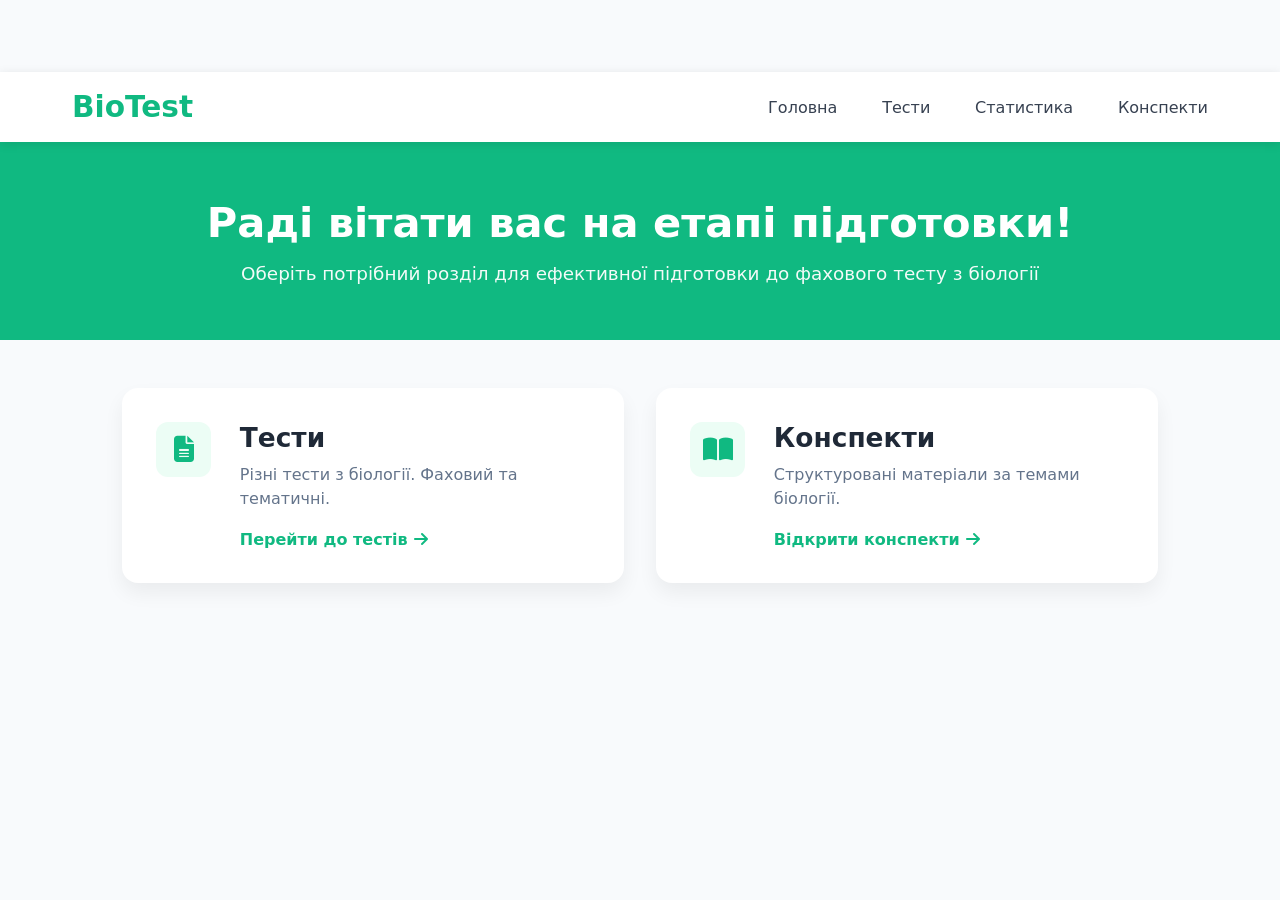
<file: index.html>
<!DOCTYPE html>
<html lang="uk">
<head>
  <meta charset="UTF-8">
  <meta name="viewport" content="width=device-width, initial-scale=1.0">
  <title>БіоТест — Фахова підготовка з біології</title>
  <link rel="stylesheet" href="style.css">
  <link rel="stylesheet" href="https://cdnjs.cloudflare.com/ajax/libs/font-awesome/6.5.0/css/all.min.css">
</head>
<body>

  <!-- Навігація -->
  <nav>
  <div class="nav-container">
    <a href="index.html" class="logo">BioTest</a>
    
    <div class="nav-links">
      <a href="index.html">Головна</a>
      <a href="select-test.html">Тести</a>
      <a href="stats.html">Статистика</a>
      <a href="notes.html">Конспекти</a>
    </div>
  </div>
</nav>

  <!-- Зелений хедер -->
  <header class="hero">
    <div class="hero-content">
      <h1>Раді вітати вас на етапі підготовки!</h1>
      <p>Оберіть потрібний розділ для ефективної підготовки до фахового тесту з біології</p>
    </div>
  </header>

  <!-- Основний контент -->
  <main class="main-container">
    
    <!-- Карточка Тести -->
    <a href="select-test.html" class="section-card">
  <div class="icon-wrapper">
    <i class="fas fa-file-alt"></i>
  </div>
  <div class="card-content">
    <h2>Тести</h2>
    <p>Різні тести з біології. Фаховий та тематичні.</p>
    <span class="link-text">Перейти до тестів <i class="fas fa-arrow-right"></i></span>
  </div>
</a>

<!-- Конспекти -->
<a href="notes.html" class="section-card">
  <div class="icon-wrapper">
    <i class="fas fa-book-open"></i>
  </div>
  <div class="card-content">
    <h2>Конспекти</h2>
    <p>Структуровані матеріали за темами біології.</p>
    <span class="link-text">Відкрити конспекти <i class="fas fa-arrow-right"></i></span>
  </div>
</a>

  </main>

</body>
</html>
</file>
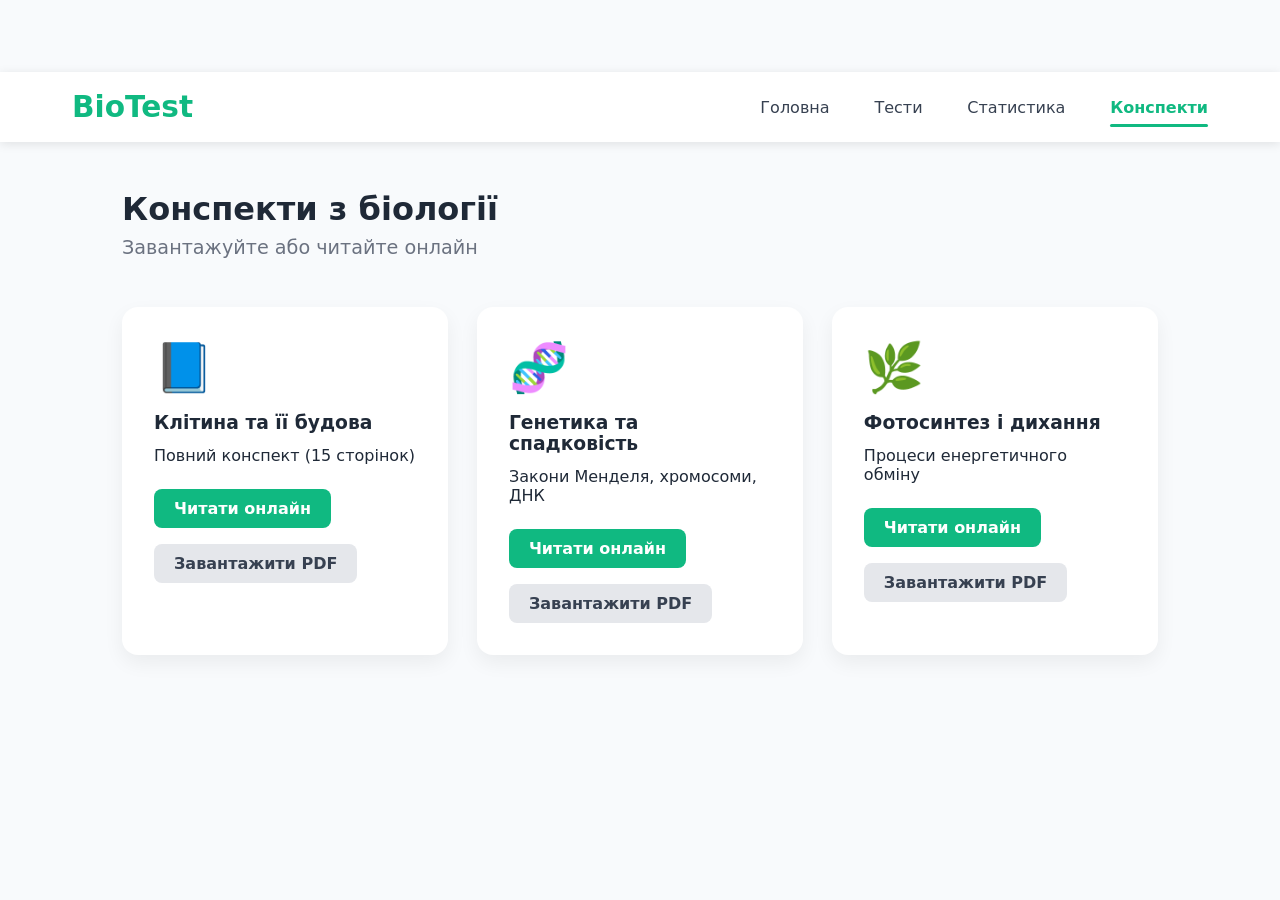
<file: notes.html>
<!DOCTYPE html>
<html lang="uk">
<head>
  <meta charset="UTF-8">
  <meta name="viewport" content="width=device-width, initial-scale=1.0">
  <title>Конспекти — БіоТест</title>
  <link rel="stylesheet" href="style.css">
  <link rel="stylesheet" href="https://cdnjs.cloudflare.com/ajax/libs/font-awesome/6.5.0/css/all.min.css">
</head>
<body>

  <nav>
    <div class="nav-container">
      <a href="index.html" class="logo">BioTest</a>
      <div class="nav-links">
        <a href="index.html">Головна</a>
        <a href="select-test.html">Тести</a>
        <a href="stats.html">Статистика</a>
        <a href="notes.html" class="active">Конспекти</a>
      </div>
    </div>
  </nav>

  <div class="notes-container">
    <h1>Конспекти з біології</h1>
    <p class="subtitle">Завантажуйте або читайте онлайн</p>

    <div class="notes-grid">

      <div class="note-card">
        <div class="note-icon">📘</div>
        <h3>Клітина та її будова</h3>
        <p>Повний конспект (15 сторінок)</p>
        <div class="note-actions">
          <a href="pdfs/cell_structure.pdf" target="_blank" class="btn-primary">Читати онлайн</a>
          <a href="pdfs/cell_structure.pdf" download class="btn-secondary">Завантажити PDF</a>
        </div>
      </div>

      <div class="note-card">
        <div class="note-icon">🧬</div>
        <h3>Генетика та спадковість</h3>
        <p>Закони Менделя, хромосоми, ДНК</p>
        <div class="note-actions">
          <a href="pdfs/genetics.pdf" target="_blank" class="btn-primary">Читати онлайн</a>
          <a href="pdfs/genetics.pdf" download class="btn-secondary">Завантажити PDF</a>
        </div>
      </div>

      <div class="note-card">
        <div class="note-icon">🌿</div>
        <h3>Фотосинтез і дихання</h3>
        <p>Процеси енергетичного обміну</p>
        <div class="note-actions">
          <a href="pdfs/photosynthesis.pdf" target="_blank" class="btn-primary">Читати онлайн</a>
          <a href="pdfs/photosynthesis.pdf" download class="btn-secondary">Завантажити PDF</a>
        </div>
      </div>

    </div>
  </div>

</body>
</html>
</file>
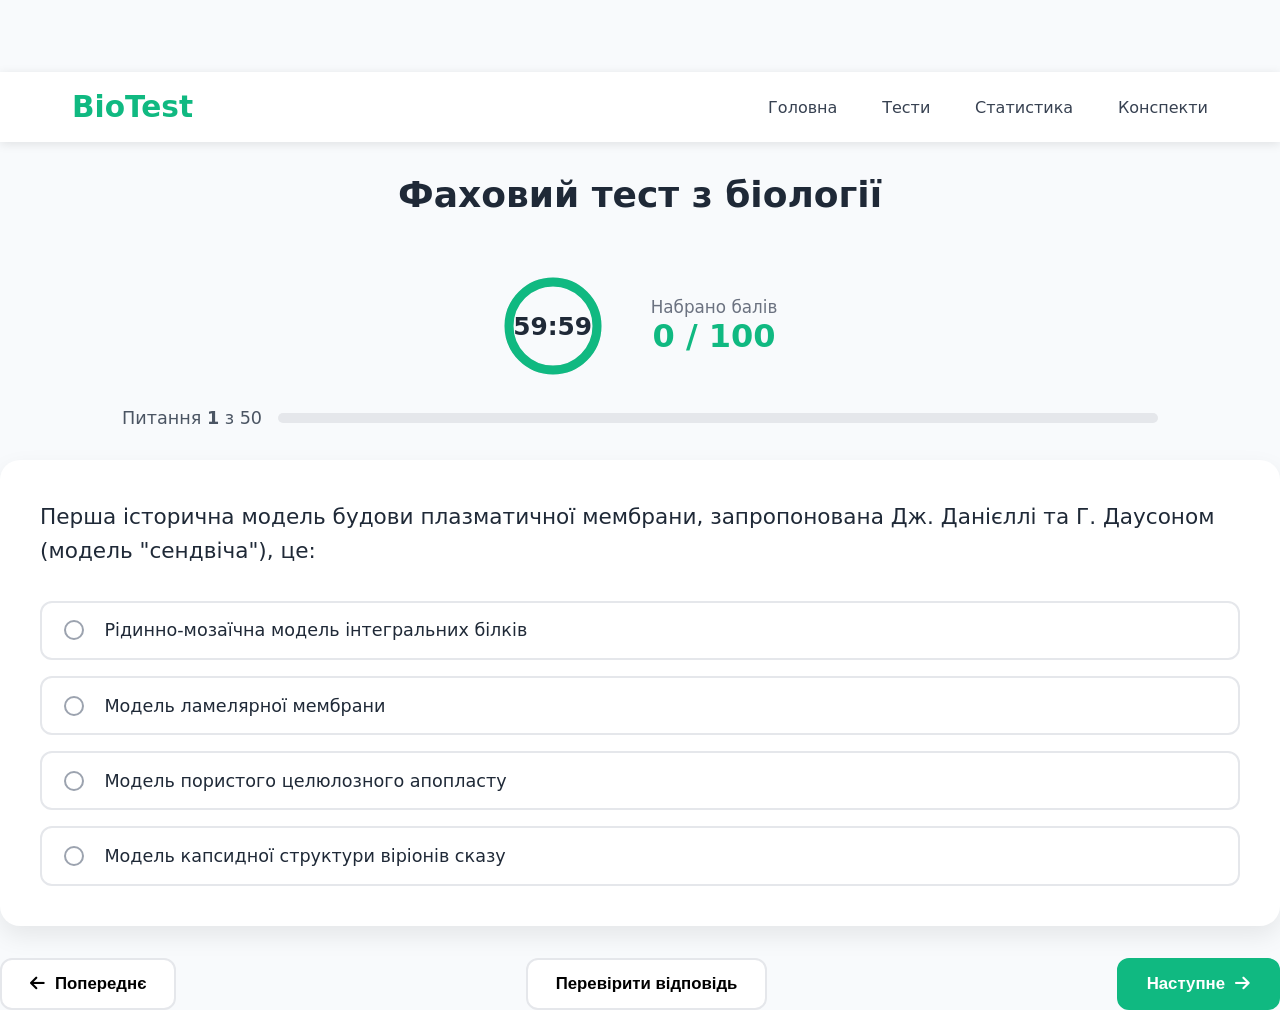
<file: quiz.html>
<!DOCTYPE html>
<html lang="uk">
<head>
  <meta charset="UTF-8">
  <meta name="viewport" content="width=device-width, initial-scale=1.0">
  <title>Тести — БіоТест</title>
  <link rel="stylesheet" href="style.css">
  <link rel="stylesheet" href="https://cdnjs.cloudflare.com/ajax/libs/font-awesome/6.5.0/css/all.min.css">
</head>
<body>

  <!-- Навігація -->
  <nav>
  <div class="nav-container">
    <a href="index.html" class="logo">BioTest</a>
    <div class="nav-links">
      <a href="index.html">Головна</a>
      <a href="select-test.html">Тести</a>
      <a href="stats.html">Статистика</a>
      <a href="notes.html">Конспекти</a>
    </div>
  </div>
</nav>
    

  <div class="quiz-container">
    <div class="quiz-header">
  <h1 id="test-title">Фаховий тест з біології</h1>
  
  <div class="test-info">
    <!-- Тут буде круглий таймер і бали (як було раніше) -->
  </div>

  <!-- Інші елементи залишаються -->
</div>

  <!-- Таймер + Бали -->
  <div class="timer-score-row">
    <!-- Круглий таймер -->
    <div class="timer-circle">
      <svg class="timer-svg" width="100" height="100">
        <circle class="timer-bg" cx="50" cy="50" r="44"></circle>
        <circle class="timer-progress" id="timer-progress" cx="50" cy="50" r="44"></circle>
      </svg>
      <div class="timer-text">
        <span id="timer-min">60</span>:<span id="timer-sec">00</span>
      </div>
    </div>

    <!-- Бали -->
    <div class="score-block">
      <div class="score-label">Набрано балів</div>
      <div id="current-score" class="score-value">0 / 100</div>
    </div>
  </div>

  <!-- Прогрес питань -->
  <div class="progress-info">
    <span id="question-counter">Питання <strong>1</strong> з 50</span>
    <div class="progress-bar-container">
      <div id="progress-bar" class="progress-bar"></div>
    </div>
  </div>
</div>

    <!-- Питання -->
    <div class="question-card">
      <p id="question-text" class="question-text">Завантаження питання...</p>
      
      <div id="options-container" class="options-container">
        <!-- Варіанти відповідей генеруються JS -->
      </div>
    </div>

    <!-- Навігація питань -->
    <div class="quiz-navigation">
      <button onclick="prevQuestion()" id="btn-prev" class="nav-btn">
        <i class="fas fa-arrow-left"></i> Попереднє
      </button>

      <button onclick="checkAnswer()" id="btn-check" class="nav-btn check-btn">
    Перевірити відповідь
  </button>
  
      <button onclick="nextQuestion()" id="btn-next" class="nav-btn primary">
        Наступне <i class="fas fa-arrow-right"></i>
      </button>
    </div>
  </div>

  <script src="questions.js"></script>
  <script src="quiz-script.js"></script>

  <!-- Фінальна сторінка результатів -->
  <div id="result-screen" class="result-screen hidden">
    <div class="result-card">
      <h1>Тест завершено!</h1>
      
      <div class="final-score">
        <div id="final-percentage" class="percentage">85</div>
        <div class="score-details">
          <div>Набрано балів: <strong id="final-score">85</strong> / 100</div>
          <div id="final-grade" class="final-grade">Відмінно</div>
        </div>
      </div>

      <div class="result-message" id="result-message">
        Молодець! Хороший результат.
      </div>

      <div class="result-buttons">
        <button onclick="restartTest()" class="nav-btn primary">
          Спробувати ще раз
        </button>
        <button onclick="goToHome()" class="nav-btn">
          Повернутися на головну
        </button>
      </div>
    </div>
  </div>
  
<script src="stats.js"></script>
  <script src="quiz-script.js"></script>

</body>
</html>
</file>
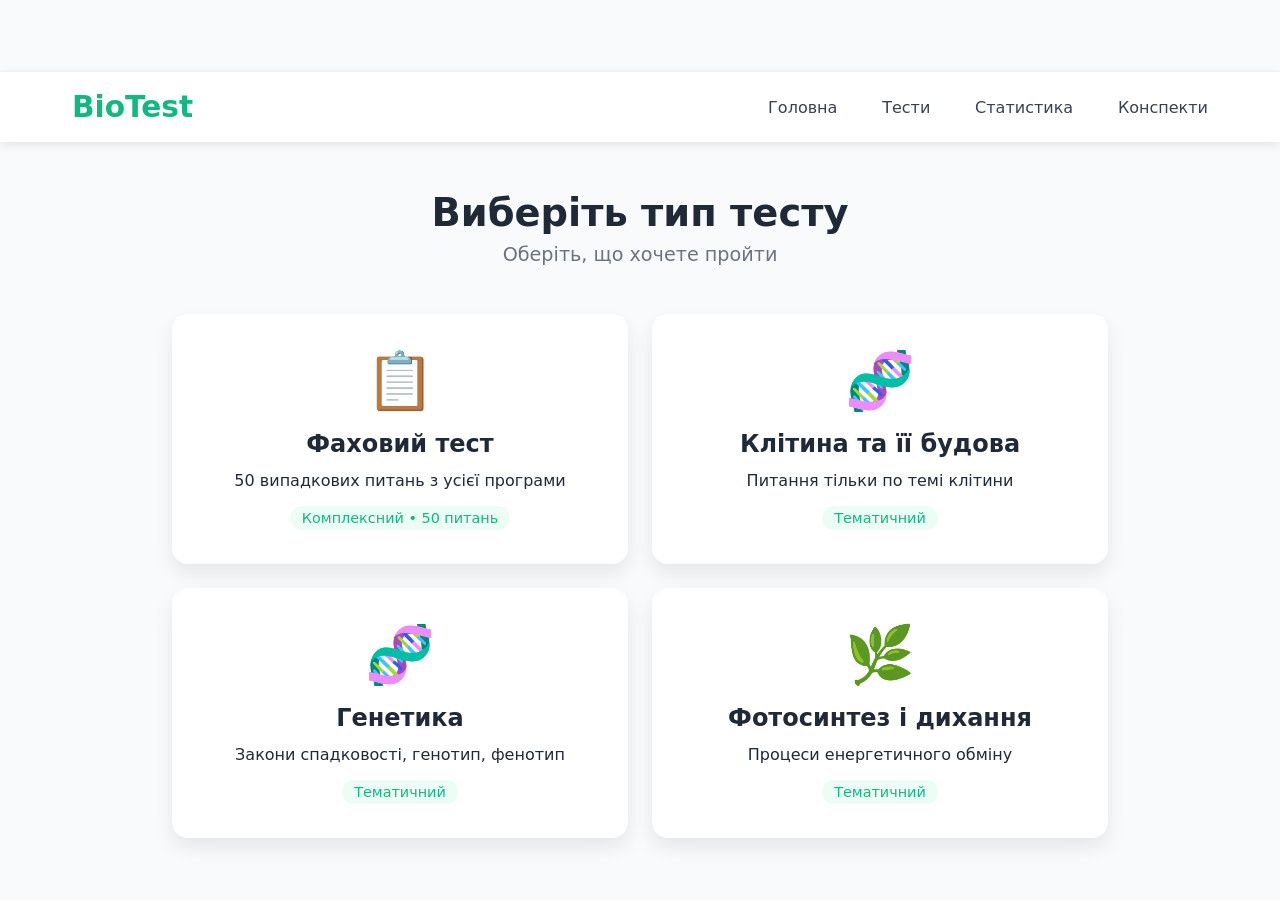
<file: select-test.html>
<!DOCTYPE html>
<html lang="uk">
<head>
  <meta charset="UTF-8">
  <meta name="viewport" content="width=device-width, initial-scale=1.0">
  <title>Вибір тесту — БіоТест</title>
  <link rel="stylesheet" href="style.css">
  <link rel="stylesheet" href="https://cdnjs.cloudflare.com/ajax/libs/font-awesome/6.5.0/css/all.min.css">
</head>
<body>

  <nav>
  <div class="nav-container">
    <a href="index.html" class="logo">BioTest</a>
    <div class="nav-links">
      <a href="index.html">Головна</a>
      <a href="select-test.html">Тести</a>
      <a href="stats.html">Статистика</a>
      <a href="notes.html">Конспекти</a>
    </div>
  </div>
</nav>

  <div class="select-container">
    <h1>Виберіть тип тесту</h1>
    <p class="subtitle">Оберіть, що хочете пройти</p>

    <div class="test-options">
      
      <!-- Фаховий тест -->
      <div class="test-card" onclick="startTest('fachovy')">
        <div class="test-icon">📋</div>
        <h2>Фаховий тест</h2>
        <p>50 випадкових питань з усієї програми</p>
        <span class="test-type">Комплексний • 50 питань</span>
      </div>

      <!-- Тематичні тести -->
      <div class="test-card" onclick="startTest('Клітина та її будова')">
        <div class="test-icon">🧬</div>
        <h2>Клітина та її будова</h2>
        <p>Питання тільки по темі клітини</p>
        <span class="test-type">Тематичний</span>
      </div>

      <div class="test-card" onclick="startTest('Генетика')">
        <div class="test-icon">🧬</div>
        <h2>Генетика</h2>
        <p>Закони спадковості, генотип, фенотип</p>
        <span class="test-type">Тематичний</span>
      </div>

      <div class="test-card" onclick="startTest('Фотосинтез і дихання')">
        <div class="test-icon">🌿</div>
        <h2>Фотосинтез і дихання</h2>
        <p>Процеси енергетичного обміну</p>
        <span class="test-type">Тематичний</span>
      </div>

    </div>
  </div>

  <script>
    function startTest(topic) {
      localStorage.setItem('selectedTestTopic', topic);
      window.location.href = 'quiz.html';
    }
  </script>
</body>
</html>
</file>
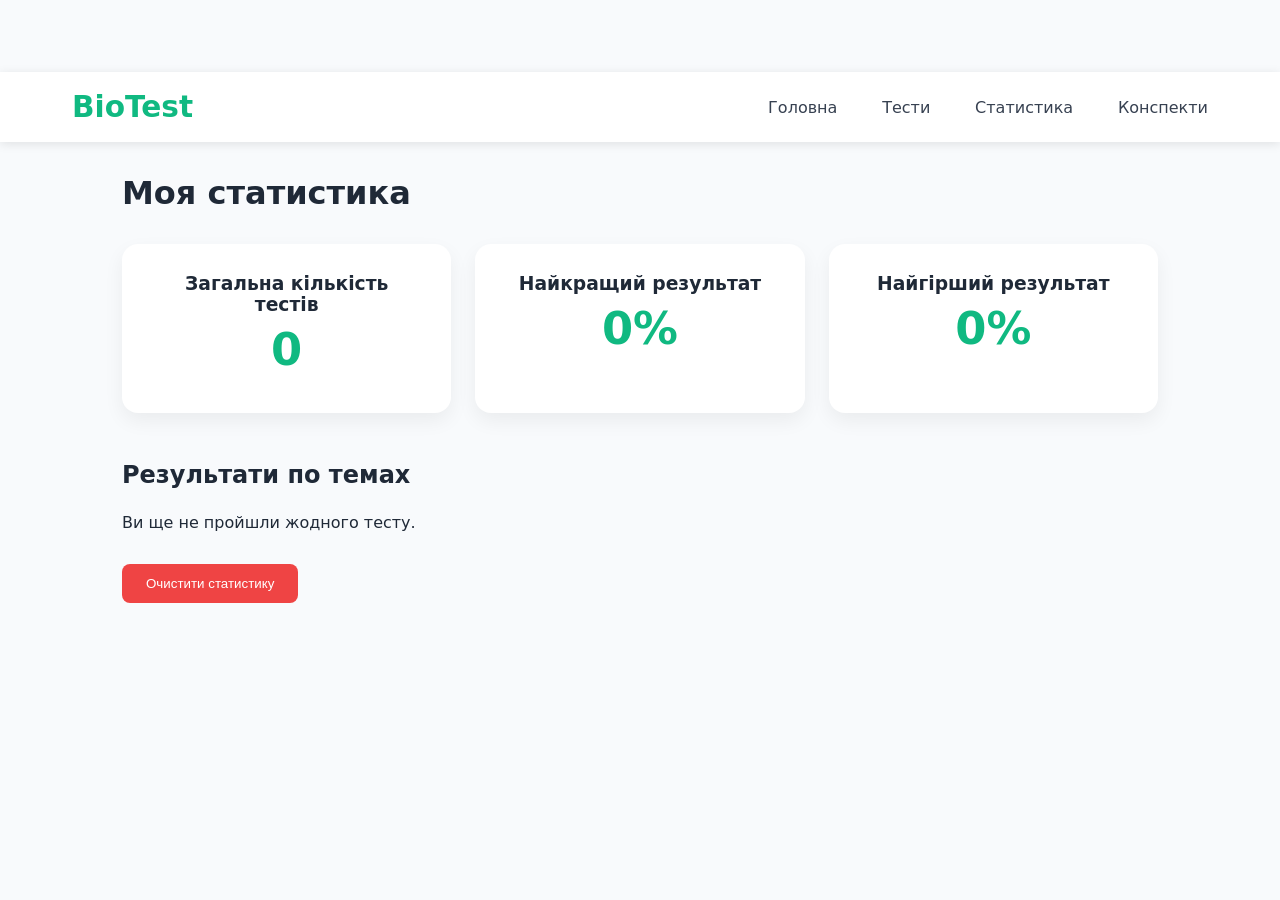
<file: stats.html>
<!DOCTYPE html>
<html lang="uk">
<head>
  <meta charset="UTF-8">
  <meta name="viewport" content="width=device-width, initial-scale=1.0">
  <title>Моя статистика — БіоТест</title>
  <link rel="stylesheet" href="style.css">
  <link rel="stylesheet" href="https://cdnjs.cloudflare.com/ajax/libs/font-awesome/6.5.0/css/all.min.css">
</head>
<body>

  <nav>
  <div class="nav-container">
    <a href="index.html" class="logo">BioTest</a>
    <div class="nav-links">
      <a href="index.html">Головна</a>
      <a href="select-test.html">Тести</a>
      <a href="stats.html">Статистика</a>
      <a href="notes.html">Конспекти</a>
    </div>
  </div>
</nav>

<div class="stats-container">
    <h1>Моя статистика</h1>

  <div class="global-stats">
      <div class="stat-card">
        <h3>Загальна кількість тестів</h3>
        <div id="total-tests" class="stat-number">0</div>
      </div>
      <div class="stat-card">
        <h3>Найкращий результат</h3>
        <div id="best-score" class="stat-number">0%</div>
      </div>
      <div class="stat-card">
        <h3>Найгірший результат</h3>
        <div id="worst-score" class="stat-number">0%</div>
      </div>
    </div>

    <h2>Результати по темах</h2>
    <div id="topics-stats" class="topics-grid">
      <!-- Заповнюється JavaScript -->
    </div>

    <div class="actions">
      <button onclick="Stats.clearStats()" class="clear-btn">
        Очистити статистику
      </button>
    </div>
  </div>

  <script src="stats.js"></script>
 <script src="stats.js"></script>
  <script>
    function loadStats() {
      const stats = Stats.getStats();
      const global = Stats.getGlobalStats();

      document.getElementById('total-tests').textContent = global.totalTests || 0;
      document.getElementById('best-score').textContent = (global.best || 0) + "%";
      document.getElementById('worst-score').textContent = (global.worst || 0) + "%";

      const container = document.getElementById('topics-stats');
      container.innerHTML = '';

      Object.keys(stats).forEach(topic => {
        if (topic === 'global') return;
        const results = stats[topic];
        if (!results || results.length === 0) return;

        const avg = results.length > 0 
          ? (results.reduce((sum, r) => sum + r.percentage, 0) / results.length).toFixed(1) 
          : 0;

        const bestInTopic = results.length > 0 
          ? Math.max(...results.map(r => r.percentage)) 
          : 0;

        let displayName = topic;
        if (topic === 'fachovy') displayName = 'Фаховий тест';

        const div = document.createElement('div');
        div.className = 'topic-stat-card';
        div.innerHTML = `
          <h3>${displayName}</h3>
          <p>Пройдено: <strong>${results.length}</strong> разів</p>
          <p>Середній результат: <strong>${avg}%</strong></p>
          <p>Найкращий: <strong>${bestInTopic}%</strong></p>
          <p>Останній: <strong>${results[results.length-1].percentage}%</strong></p>
        `;
        container.appendChild(div);
      });

      if (container.innerHTML === '') {
        container.innerHTML = '<p>Ви ще не пройшли жодного тесту.</p>';
      }
    }

    window.onload = loadStats;
  </script>

</body>
</html>
</file>
<file: style.css>
/* style.css */
* {
    margin: 0;
    padding: 0;
    box-sizing: border-box;
}

body {
    font-family: 'Segoe UI', system-ui, sans-serif;
    background-color: #f8fafc;
    color: #1f2937;
    padding-top: 72px;   /* відступ = висота меню */
}


/* Навігація */
/* Фіксоване меню */
nav {
    background: white;
    box-shadow: 0 2px 10px rgba(0, 0, 0, 0.1);
    position: sticky;
    top: 0;
    z-index: 100;
    width: 100%;
}

.nav-container {
    max-width: 1200px;
    margin: 0 auto;
    padding: 1.1rem 2rem;
    display: flex;
    justify-content: space-between;
    align-items: center;
    height: 70px;          /* фіксована висота */
}

.logo {
    font-size: 1.85rem;
    font-weight: 700;
    color: #10b981;
    text-decoration: none;
}

/* Меню */
.nav-links {
    display: flex;
    gap: 2.8rem;
    align-items: center;
}

.nav-links a {
    text-decoration: none;
    color: #374151;
    font-weight: 500;
    padding: 0.4rem 0;
    position: relative;
    transition: all 0.3s ease;
}

.nav-links a:hover {
    color: #10b981;
}

/* Активна сторінка + hover ефект */
.nav-links a.active {
    color: #10b981;
    font-weight: 600;
}

.nav-links a::after {
    content: '';
    position: absolute;
    bottom: -4px;
    left: 0;
    width: 0;
    height: 3px;
    background-color: #10b981;
    border-radius: 3px;
    transition: width 0.3s ease;
}

.nav-links a:hover::after,
.nav-links a.active::after {
    width: 100%;
}

/* Зелений хедер */
.hero {
    background: #10b981;
    color: white;
    padding: 3.5rem 0;
    text-align: center;
}

.hero-content {
    max-width: 900px;
    margin: 0 auto;
    padding: 0 1rem;
}

.hero h1 {
    font-size: 2.6rem;
    margin-bottom: 1rem;
    font-weight: 700;
}

.hero p {
    font-size: 1.15rem;
    opacity: 0.95;
}

/* Основний контент */
.main-container {
    max-width: 1100px;
    margin: 3rem auto;
    padding: 0 2rem;
    display: grid;
    grid-template-columns: repeat(auto-fit, minmax(420px, 1fr));
    gap: 2rem;
}

.section-card {
    background: white;
    border-radius: 16px;
    padding: 2rem;
    display: flex;
    gap: 1.8rem;
    text-decoration: none;
    color: inherit;
    box-shadow: 0 10px 20px rgba(0, 0, 0, 0.06);
    transition: all 0.3s ease;
    border: 1px solid #f1f5f9;
}

.section-card:hover {
    transform: translateY(-8px);
    box-shadow: 0 20px 25px rgba(0, 0, 0, 0.1);
    border-color: #10b981;
}

.icon-wrapper {
    width: 55px;
    height: 55px;
    background-color: #ecfdf5;
    border-radius: 12px;
    display: flex;
    align-items: center;
    justify-content: center;
    flex-shrink: 0;
    color: #10b981;
    font-size: 1.65rem;        /* зменшили */
    transition: all 0.25s ease;
}

.section-card:hover .icon-wrapper {
    background-color: #10b981;
    color: white;
    transform: scale(1.05);    /* зменшили масштаб */
}

.card-content h2 {
    font-size: 1.65rem;
    margin-bottom: 0.6rem;
}

.card-content p {
    color: #64748b;
    margin-bottom: 1.2rem;
    line-height: 1.5;
}

.link-text {
    color: #10b981;
    font-weight: 600;
    display: inline-flex;
    align-items: center;
    gap: 6px;
}

.arrow {
    transition: transform 0.3s;
}

/* Підсвічування карток при наведенні */
.section-card {
    background: white;
    border-radius: 16px;
    padding: 2rem;
    display: flex;
    gap: 1.8rem;
    text-decoration: none;
    color: inherit;
    box-shadow: 0 10px 20px rgba(0, 0, 0, 0.06);
    transition: all 0.3s ease;
    border: 2px solid transparent;
}

.section-card:hover {
    transform: translateY(-8px);
    box-shadow: 0 20px 25px rgba(16, 185, 129, 0.15);
    border-color: #10b981;
    background-color: #f8fffb;
}

.section-card:hover .icon-wrapper {
    background-color: #10b981;
    color: white;
    transform: scale(1.08);
}

.section-card:hover .link-text {
    color: #059669;
}

/* Анімація стрілки */
.section-card:hover .arrow {
    transform: translateX(8px);
}

/* ==================== ВИБІР ТЕСТІВ ==================== */
.select-container {
    max-width: 1000px;
    margin: 3rem auto;
    padding: 0 2rem;
    text-align: center;
}

.select-container h1 {
    font-size: 2.4rem;
    margin-bottom: 0.5rem;
}

.subtitle {
    color: #6b7280;
    font-size: 1.2rem;
    margin-bottom: 3rem;
}

.test-options {
    display: grid;
    grid-template-columns: repeat(auto-fit, minmax(320px, 1fr));
    gap: 1.5rem;
}

.test-card {
    background: white;
    border-radius: 16px;
    padding: 2rem;
    text-align: center;
    box-shadow: 0 10px 20px rgba(0, 0, 0, 0.08);
    cursor: pointer;
    transition: all 0.3s;
    border: 2px solid transparent;
}

.test-card:hover {
    transform: translateY(-10px);
    border-color: #10b981;
    box-shadow: 0 20px 30px rgba(16, 185, 129, 0.15);
}

.test-icon {
    font-size: 3.5rem;
    margin-bottom: 1rem;
}

.test-card h2 {
    margin-bottom: 0.8rem;
    color: #1f2937;
}

.test-type {
    display: inline-block;
    margin-top: 1rem;
    padding: 4px 12px;
    background: #ecfdf5;
    color: #10b981;
    border-radius: 9999px;
    font-size: 0.9rem;
}

/* ==================== ФАХОВИЙ ТЕСТ ==================== */

.quiz-container {
    max-width: 1100px;
    margin: 2rem auto;
    padding: 0 2rem;
}

.quiz-header {
    margin-bottom: 2rem;
}

.quiz-header h1 {
    font-size: 2.2rem;
    color: #1f2937;
    margin-bottom: 1rem;
}

.progress-info {
    display: flex;
    align-items: center;
    gap: 1rem;
    flex-wrap: wrap;
}

#question-counter {
    font-size: 1.1rem;
    color: #4b5563;
    white-space: nowrap;
}

.progress-bar-container {
    flex: 1;
    height: 10px;
    background-color: #e5e7eb;
    border-radius: 9999px;
    overflow: hidden;
}

.progress-bar {
    height: 100%;
    background: linear-gradient(90deg, #10b981, #34d399);
    width: 0%;
    transition: width 0.4s ease;
    border-radius: 9999px;
}

/* Картка питання */
.question-card {
    background: white;
    border-radius: 20px;
    padding: 2.5rem;
    box-shadow: 0 10px 25px rgba(0, 0, 0, 0.08);
    margin-bottom: 2rem;
    min-height: 320px;
}

.question-text {
    font-size: 1.35rem;
    line-height: 1.6;
    color: #1f2937;
    margin-bottom: 2rem;
}

/* Варіанти відповідей */
.options-container {
    display: flex;
    flex-direction: column;
    gap: 1rem;
}

/* Покращений вигляд варіантів відповідей */
.option {
    padding: 1.1rem 1.4rem;
    border: 2px solid #e5e7eb;
    border-radius: 12px;
    font-size: 1.1rem;
    cursor: pointer;
    transition: all 0.25s ease;
    display: flex;
    align-items: center;
    gap: 12px;
    position: relative;
}

.option:hover {
    border-color: #10b981;
    background-color: #f0fdfa;
}

/* Кастомний радіобатон */
.option input[type="radio"] {
    appearance: none;
    width: 20px;
    height: 20px;
    border: 2px solid #9ca3af;
    border-radius: 50%;
    margin: 0;
    cursor: pointer;
    transition: all 0.2s;
    flex-shrink: 0;
}

.option input[type="radio"]:checked {
    border-color: #10b981;
    background-color: #10b981;
    box-shadow: inset 0 0 0 4px white;
}

/* Підсвічування правильної та неправильної відповіді */
.option.correct {
    border-color: #10b981;
    background-color: #ecfdf5;
}

.option.incorrect {
    border-color: #ef4444;
    background-color: #fef2f2;
}

/* Текст у відповідях */
.option label {
    cursor: pointer;
    flex: 1;
    padding-left: 8px;
}

/* Навігація внизу */
.quiz-navigation {
    display: flex;
    justify-content: space-between;
    gap: 1rem;
    margin-top: 1rem;
}

.nav-btn {
    padding: 14px 28px;
    border: 2px solid #e5e7eb;
    background: white;
    border-radius: 12px;
    font-size: 1.05rem;
    font-weight: 600;
    cursor: pointer;
    display: flex;
    align-items: center;
    gap: 10px;
    transition: all 0.3s ease;
}

.nav-btn:hover {
    background-color: #f8fafc;
}

.nav-btn.primary {
    background-color: #10b981;
    color: white;
    border-color: #10b981;
}

.nav-btn.primary:hover {
    background-color: #059669;
    transform: translateY(-2px);
}

/* Таймер і бали */
.test-info {
    display: flex;
    align-items: center;
    gap: 2.5rem;
    margin: 1.5rem 0;
}

/* Header з таймером справа */
.header-top {
    display: flex;
    justify-content: space-between;
    align-items: center;
    margin-bottom: 1rem;
}

.header-top h1 {
    font-size: 2.2rem;
    margin: 0;
}

.timer-container {
    margin-left: auto;
}

.score-row {
    display: flex;
    align-items: center;
    gap: 12px;
    margin-bottom: 1.2rem;
}

.score-label {
    font-size: 1rem;
    color: #6b7280;
}

.score-value {
    font-size: 1.65rem;
    font-weight: 700;
    color: #10b981;
}

/* Header тесту */
.quiz-header {
    margin-bottom: 2rem;
}

.quiz-header h1 {
    font-size: 2.25rem;
    margin-bottom: 1.8rem;
    text-align: center;
}

.timer-score-row {
    display: flex;
    align-items: center;
    justify-content: center;
    gap: 3rem;
    margin-bottom: 2rem;
}

.timer-circle {
    position: relative;
    width: 100px;
    height: 100px;
}

.timer-svg {
    transform: rotate(-90deg);
}

.timer-bg,
.timer-progress {
    fill: none;
    stroke-width: 9;
    stroke-linecap: round;
}

.timer-bg { stroke: #e5e7eb; }
.timer-progress { stroke: #10b981; }

.timer-text {
    position: absolute;
    top: 50%;
    left: 50%;
    transform: translate(-50%, -50%);
    font-size: 1.55rem;
    font-weight: 700;
    color: #1f2937;
}

.score-block {
    text-align: center;
}

.score-label {
    font-size: 1.05rem;
    color: #6b7280;
}

.score-value {
    font-size: 2rem;
    font-weight: 700;
    color: #10b981;
}

/* Прогрес */
.progress-info {
    display: flex;
    align-items: center;
    gap: 1rem;
}

/* Підсвічування правильної та неправильної відповіді */
.option.correct {
    border-color: #10b981 !important;
    background-color: #ecfdf5 !important;
    color: #065f46;
}

.option.incorrect {
    border-color: #ef4444 !important;
    background-color: #fef2f2 !important;
    color: #991b1b;
}

.option.correct label,
.option.incorrect label {
    font-weight: 600;
}

/* Трохи кращий вигляд для вибраних варіантів */
.option {
    border: 2px solid #e5e7eb;
    transition: all 0.2s;
}

.option:hover {
    border-color: #10b981;
    background-color: #f0fdfa;
}

/* Фінальна сторінка */
.result-screen {
    position: fixed;
    top: 0;
    left: 0;
    width: 100%;
    height: 100%;
    background: rgba(0, 0, 0, 0.85);
    display: flex;
    align-items: center;
    justify-content: center;
    z-index: 1000;
}

.result-card {
    background: white;
    padding: 3rem 2.5rem;
    border-radius: 20px;
    text-align: center;
    max-width: 500px;
    box-shadow: 0 20px 40px rgba(0, 0, 0, 0.2);
}

.final-score {
    margin: 2rem 0;
}

.percentage {
    font-size: 5rem;
    font-weight: 700;
    color: #10b981;
    line-height: 1;
}

.score-details {
    margin-top: 1rem;
    font-size: 1.1rem;
    color: #4b5563;
}

.final-grade {
    font-size: 1.5rem;
    font-weight: 700;
    margin-top: 0.5rem;
    color: #10b981;
}

.result-buttons {
    margin-top: 2rem;
    display: flex;
    gap: 1rem;
    justify-content: center;
}

.hidden {
    display: none !important;
}

/* СТАТИСТИКА */

.stats-container h1 {
    margin-bottom: 2rem;
}

.stats-container h2 {
    margin: 2.5rem 0 1.5rem 0;
}

.stats-container {
    max-width: 1100px;
    margin: 2rem auto;
    padding: 0 2rem;
}

.global-stats {
    display: grid;
    grid-template-columns: repeat(auto-fit, minmax(200px, 1fr));
    gap: 1.5rem;
    margin-bottom: 3rem;
}

.stat-card {
    background: white;
    padding: 1.8rem;
    border-radius: 16px;
    text-align: center;
    box-shadow: 0 8px 20px rgba(0, 0, 0, 0.06);
}

.stat-number {
    font-size: 2.8rem;
    font-weight: 700;
    color: #10b981;
    margin: 0.5rem 0;
}

.topics-grid {
    display: grid;
    grid-template-columns: repeat(auto-fit, minmax(300px, 1fr));
    gap: 1.5rem;
}

.topic-stat-card {
    background: white;
    padding: 1.5rem;
    border-radius: 16px;
    box-shadow: 0 8px 20px rgba(0, 0, 0, 0.06);
}

.clear-btn {
    margin-top: 2rem;
    padding: 12px 24px;
    background: #ef4444;
    color: white;
    border: none;
    border-radius: 8px;
    cursor: pointer;
}

.notes-container {
    max-width: 1100px;
    margin: 3rem auto;
    padding: 0 2rem;
}

.notes-container h1 {
    margin-bottom: 0.5rem;
}

.subtitle {
    color: #6b7280;
    margin-bottom: 3rem;
}

.notes-grid {
    display: grid;
    grid-template-columns: repeat(auto-fit, minmax(320px, 1fr));
    gap: 1.8rem;
}

.note-card {
    background: white;
    padding: 2rem;
    border-radius: 16px;
    box-shadow: 0 8px 20px rgba(0, 0, 0, 0.06);
    transition: all 0.3s;
}

.note-card:hover {
    transform: translateY(-8px);
    box-shadow: 0 15px 30px rgba(0, 0, 0, 0.12);
}

.note-icon {
    font-size: 3rem;
    margin-bottom: 1rem;
}

.note-card h3 {
    margin-bottom: 0.8rem;
    color: #1f2937;
}

.read-btn {
    display: inline-block;
    margin-top: 1.2rem;
    color: #10b981;
    font-weight: 600;
    text-decoration: none;
}

.read-btn:hover {
    text-decoration: underline;
}

.note-actions {
    margin-top: 1.5rem;
    display: flex;
    gap: 1rem;
    flex-wrap: wrap;
}

.btn-primary, .btn-secondary {
    padding: 10px 20px;
    border-radius: 8px;
    text-decoration: none;
    font-weight: 600;
    text-align: center;
}

.btn-primary {
    background: #10b981;
    color: white;
}

.btn-secondary {
    background: #e5e7eb;
    color: #374151;
}

.btn-primary:hover { background: #059669; }
.btn-secondary:hover { background: #d1d5db; }
</file>
